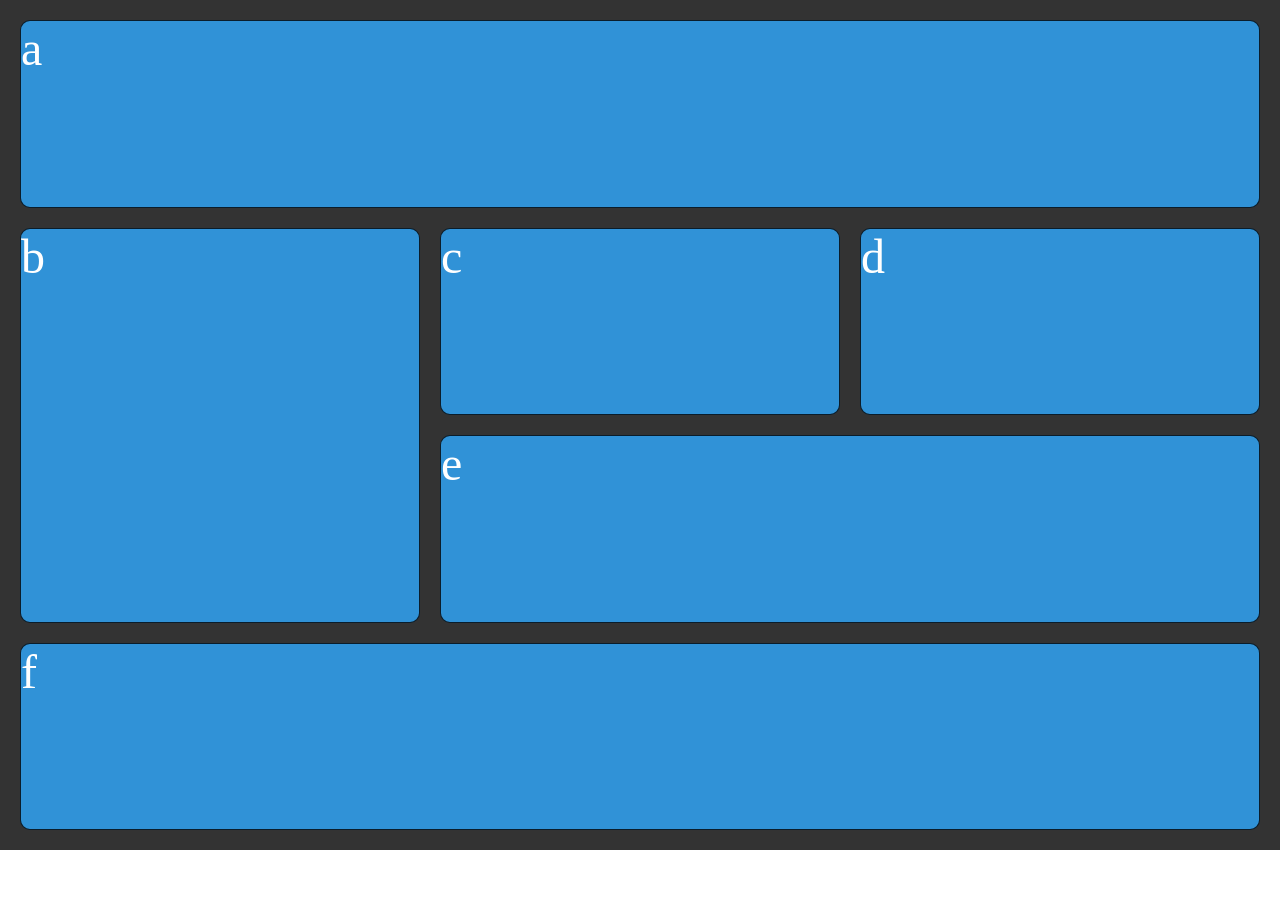
<file: START-CODE/EX-1/index.html>
<!DOCTYPE html>
<html lang="en">
<head>
    <meta charset="UTF-8">
    <meta name="viewport" content="width=device-width, initial-scale=1.0">
    <title>Grid</title>
    <link rel="stylesheet" href="style.css">
</head>
<body>
    <div class="wrapper">
        <div class="item a">a</div>
        <div class="item b">b</div>
        <div class="item c">c</div>  
        <div class="item d">d</div>
        <div class="item e">e</div>
        <div class="item f">f</div>  
      </div>
</body>
</html>
</file>
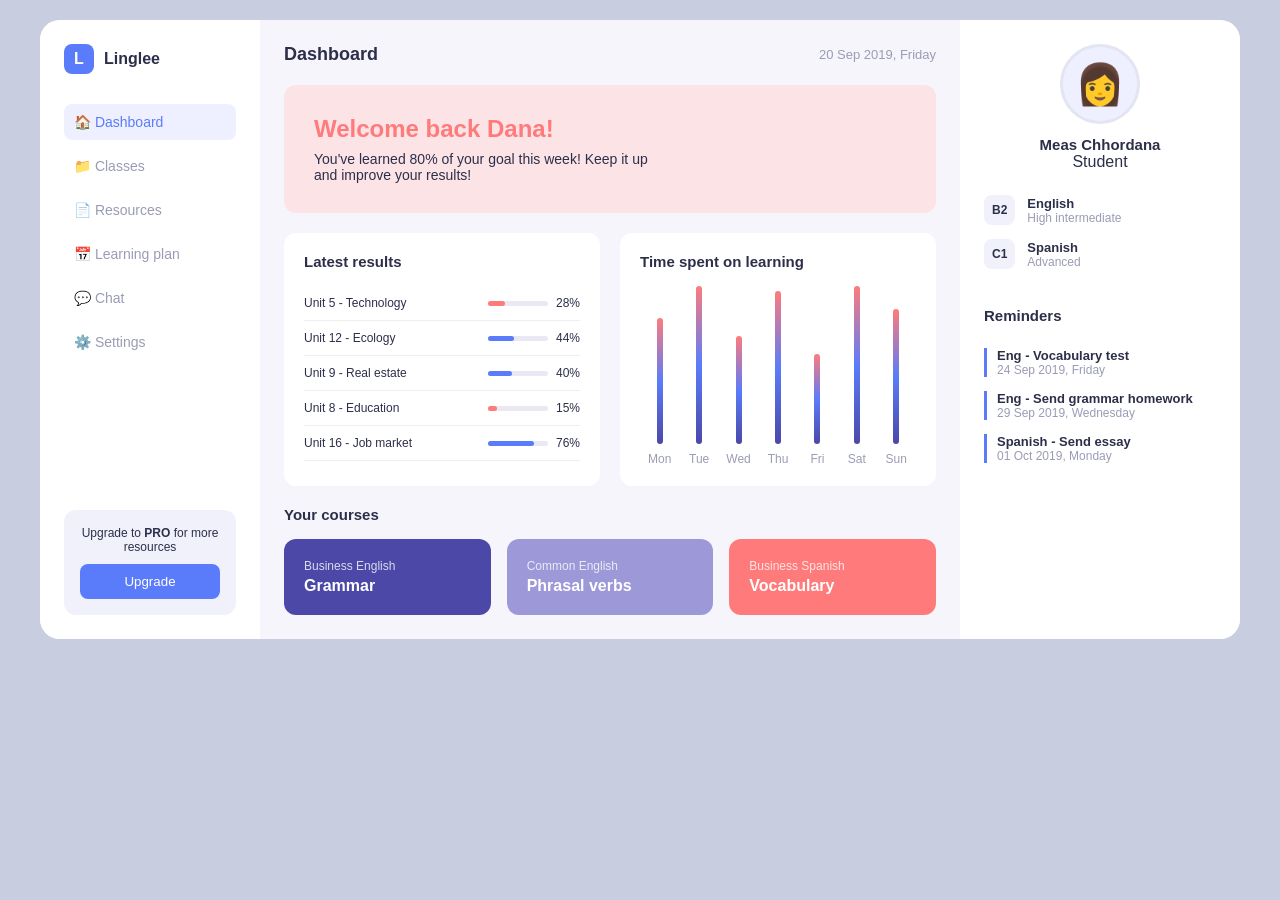
<file: START-CODE/EX-4/index.html>
<!DOCTYPE html>
<html lang="en">
<head>
  <meta charset="UTF-8">
  <meta name="viewport" content="width=device-width, initial-scale=1.0">
  <title>Linglee Dashboard</title>
  <link rel="stylesheet" href="style.css">
</head>
<body>

  <div class="dashboard">

    <!--  LEFT: SIDEBAR  -->
    <aside class="sidebar">
      <div class="logo">
        <span class="logo-icon">L</span>
        <span class="logo-text">Linglee</span>
      </div>

      <nav class="menu">
        <a href="#" class="active">🏠 Dashboard</a>
        <a href="#">📁 Classes</a>
        <a href="#">📄 Resources</a>
        <a href="#">📅 Learning plan</a>
        <a href="#">💬 Chat</a>
        <a href="#">⚙️ Settings</a>
      </nav>

      <div class="upgrade">
        <p>Upgrade to <strong>PRO</strong> for more resources</p>
        <button>Upgrade</button>
      </div>
    </aside>

    <!--  MIDDLE: MAIN CONTENT -->
    <main class="main">

      <header class="topbar">
        <h1>Dashboard</h1>
        <span class="date">20 Sep 2019, Friday</span>
      </header>

      <!-- Pink welcome banner -->
      <section class="welcome">
        <h2>Welcome back Dana!</h2>
        <p>You've learned 80% of your goal this week! Keep it up and improve your results!</p>
      </section>

      <!-- Two cards side by side: results + chart -->
      <section class="cards-row">

        <div class="card">
          <h3>Latest results</h3>

          <div class="result">
            <span>Unit 5 - Technology</span>
            <div class="bar"><div class="fill red" style="width: 28%"></div></div>
            <span>28%</span>
          </div>
          <div class="result">
            <span>Unit 12 - Ecology</span>
            <div class="bar"><div class="fill blue" style="width: 44%"></div></div>
            <span>44%</span>
          </div>
          <div class="result">
            <span>Unit 9 - Real estate</span>
            <div class="bar"><div class="fill blue" style="width: 40%"></div></div>
            <span>40%</span>
          </div>
          <div class="result">
            <span>Unit 8 - Education</span>
            <div class="bar"><div class="fill red" style="width: 15%"></div></div>
            <span>15%</span>
          </div>
          <div class="result">
            <span>Unit 16 - Job market</span>
            <div class="bar"><div class="fill blue" style="width: 76%"></div></div>
            <span>76%</span>
          </div>
        </div>

        <div class="card">
          <h3>Time spent on learning</h3>

          <!-- Simple bar chart made with divs. Each .day is one column. -->
          <div class="chart">
            <div class="day"><div class="column" style="height: 70%"></div><small>Mon</small></div>
            <div class="day"><div class="column" style="height: 90%"></div><small>Tue</small></div>
            <div class="day"><div class="column" style="height: 60%"></div><small>Wed</small></div>
            <div class="day"><div class="column" style="height: 85%"></div><small>Thu</small></div>
            <div class="day"><div class="column" style="height: 50%"></div><small>Fri</small></div>
            <div class="day"><div class="column" style="height: 95%"></div><small>Sat</small></div>
            <div class="day"><div class="column" style="height: 75%"></div><small>Sun</small></div>
          </div>
        </div>

      </section>
      <!-- Three colored course cards -->
      <section>
        <h3 class="section-title">Your courses</h3>
        <div class="courses">
          <div class="course purple">
            <small>Business English</small>
            <strong>Grammar</strong>
          </div>
          <div class="course lilac">
            <small>Common English</small>
            <strong>Phrasal verbs</strong>
          </div>
          <div class="course coral">
            <small>Business Spanish</small>
            <strong>Vocabulary</strong>
          </div>
        </div>
      </section>

    </main>

    <!-- ========== RIGHT: PROFILE ========== -->
    <aside class="profile">

      <div class="user">
        <div class="avatar">👩</div>
        <h3>Meas Chhordana</h3>
        <p>Student</p>
      </div>

      <div class="languages">
        <div class="language">
          <span class="level">B2</span>
          <div>
            <strong>English</strong>
            <small>High intermediate</small>
          </div>
        </div>
        <div class="language">
          <span class="level">C1</span>
          <div>
            <strong>Spanish</strong>
            <small>Advanced</small>
          </div>
        </div>
      </div>

      <h3>Reminders</h3>
      <ul class="reminders">
        <li><strong>Eng - Vocabulary test</strong><small>24 Sep 2019, Friday</small></li>
        <li><strong>Eng - Send grammar homework</strong><small>29 Sep 2019, Wednesday</small></li>
        <li><strong>Spanish - Send essay</strong><small>01 Oct 2019, Monday</small></li>
      </ul>

    </aside>

  </div>

</body>
</html>
</file>
<file: START-CODE/EX-1/style.css>
/* Styling only */
body {
  margin: 0;
}

.wrapper {
  background-color: #333333;
  color: #444;
  padding: 20px;
  height: 90vh;
  display: grid;
  grid-template-columns: repeat(3, 1fr);
  grid-template-rows: repeat(4, 1fr);
  gap: 20px;
}


.item {
  background-color: #3092d7;
  color: #fff;
  border-radius: 10px;
  border: 1px solid rgba(0, 0, 0, 0.8);
  font-size: 3em;
}

/* Layouting only  (your work)*/

.a{
  grid-column: 1 / 4;
  grid-row: 1  ;
}

.b{
  grid-column: 1 / 2;
  grid-row: 2 / 4  ;
}

.c{
  grid-column: 2;
  grid-row: 2  ;
}

.d{
  grid-column: 3;
  grid-row: 2 ;
}

.e{
  grid-column: 2 /4;
  grid-row: 3 ;
}
 
.f{
  grid-column: 1/4;
  grid-row: 4  ;
}
</file>
<file: START-CODE/EX-4/style.css>
* {
  margin: 0;
  padding: 0;
  box-sizing: border-box;
}


:root {
  --blue: #5b7cfa;
  --red: #ff7b7b;
  --purple: #4b48a8;
  --lilac: #9d98d8;
  --pink: #fbe3e6;
  --text: #2d2f4a;
  --muted: #9a9cb5;
}

body {
  font-family: Arial, sans-serif;
  background: #c9cde0;
  color: var(--text);
  padding: 20px;
}

small {
  color: var(--muted);
  font-size: 12px;
}


/*  2. MAIN LAYOUT   */

.dashboard {
  max-width: 1200px;
  margin: 0 auto;
  background: #f5f5fb;
  border-radius: 20px;
  overflow: hidden;

  display: grid;
  grid-template-columns: 220px 1fr 280px;
}


/*  3. SIDEBAR  */

.sidebar {
  background: white;
  padding: 24px;
  display: flex;
  flex-direction: column;   
  gap: 30px;
}

.logo {
  display: flex;
  align-items: center;
  gap: 10px;
  font-weight: bold;
}

.logo-icon {
  background: var(--blue);
  color: white;
  width: 30px;
  height: 30px;
  border-radius: 8px;
  display: flex;
  align-items: center;
  justify-content: center;
}

.menu {
  display: flex;
  flex-direction: column;
  gap: 8px;
  flex: 1;   
}

.menu a {
  text-decoration: none;
  color: var(--muted);
  padding: 10px;
  border-radius: 8px;
  font-size: 14px;
}

.menu a:hover,
.menu a.active {
  background: #eef0ff;
  color: var(--blue);
}

.upgrade {
  background: #f0f1fa;
  border-radius: 12px;
  padding: 16px;
  text-align: center;
  font-size: 12px;
}

.upgrade button {
  margin-top: 10px;
  width: 100%;
  padding: 10px;
  border: none;
  border-radius: 8px;
  background: var(--blue);
  color: white;
  cursor: pointer;
}


/*  4. MAIN CONTENT  */

.main {
  padding: 24px;
  display: flex;
  flex-direction: column;
  gap: 20px;
}

.topbar {
  display: flex;
  justify-content: space-between;   
  align-items: center;
}

.topbar h1 {
  font-size: 18px;
}

.date {
  font-size: 13px;
  color: var(--muted);
}

.welcome {
  background: var(--pink);
  border-radius: 12px;
  padding: 30px;
}

.welcome h2 {
  color: var(--red);
  margin-bottom: 8px;
}

.welcome p {
  font-size: 14px;
  max-width: 350px;
}


.cards-row {
  display: grid;
  grid-template-columns: 1fr 1fr;
  gap: 20px;
}

.card {
  background: white;
  border-radius: 12px;
  padding: 20px;
}

.card h3,
.section-title {
  font-size: 15px;
  margin-bottom: 16px;
}



.result {
  display: flex;
  align-items: center;
  gap: 8px;
  font-size: 12px;
  padding: 10px 0;
  border-bottom: 1px solid #eee;
}

.result span:first-child {
  flex: 1;   
}

.bar {
  width: 60px;
  height: 5px;
  background: #e8e9f3;
  border-radius: 5px;
}

.fill {
  height: 100%;
  border-radius: 5px;
}

.fill.blue { background: var(--blue); }
.fill.red  { background: var(--red); }


/*  6. CHART  */

.chart {
  display: flex;
  justify-content: space-between;
  align-items: flex-end;   /* columns grow from the bottom */
  height: 180px;
}

.day {
  display: flex;
  flex-direction: column;
  align-items: center;
  justify-content: flex-end;
  height: 100%;
  width: 100%;
}

.column {
  width: 6px;
  border-radius: 5px;
  background: linear-gradient(var(--red), var(--blue), var(--purple));
}

.day small {
  margin-top: 8px;
}


/*  7. COURSES  */

.courses {
  display: grid;
  grid-template-columns: repeat(auto-fit, minmax(150px, 1fr));
  gap: 16px;
}

.course {
  color: white;
  padding: 20px;
  border-radius: 12px;
  display: flex;
  flex-direction: column;
  gap: 4px;
}

.course small {
  color: rgba(255, 255, 255, 0.8);
}

.purple { background: var(--purple); }
.lilac  { background: var(--lilac); }
.coral  { background: var(--red); }


/*  8. PROFILE (right column)  */

.profile {
  background: white;
  padding: 24px;
  display: flex;
  flex-direction: column;
  gap: 24px;
}

.user {
  text-align: center;
}

.avatar {
  width: 80px;
  height: 80px;
  margin: 0 auto 12px;
  border-radius: 50%;     
  background: #eef0ff;
  border: 3px solid #e3e5f2;
  font-size: 40px;
  display: flex;
  align-items: center;
  justify-content: center;
}

.language {
  display: flex;
  align-items: center;
  gap: 12px;
  margin-bottom: 14px;
  font-size: 13px;
}

.language div {
  display: flex;
  flex-direction: column;
}

.level {
  background: #f0f1fa;
  padding: 8px;
  border-radius: 8px;
  font-size: 12px;
  font-weight: bold;
}

.profile h3 {
  font-size: 15px;
}

.reminders {
  list-style: none;
  display: flex;
  flex-direction: column;
  gap: 14px;
  font-size: 13px;
}

.reminders li {
  display: flex;
  flex-direction: column;
  padding-left: 10px;
  border-left: 3px solid var(--blue);
}


/* 9. RESPONSIVE (MEDIA QUERIES)  */


@media (max-width: 1000px) {
  .dashboard {
    grid-template-columns: 200px 1fr;   
  }

  .profile {
    grid-column: 1 / -1;   
  }
}


@media (max-width: 700px) {
  body {
    padding: 10px;
  }

  .dashboard {
    grid-template-columns: 1fr;
  }

  .sidebar {
    flex-direction: row;
    flex-wrap: wrap;
    align-items: center;
    gap: 12px;
  }

  .menu {
    flex-direction: row;
    flex-wrap: wrap;
    flex-basis: 100%;
    order: 3;
  }

  .upgrade {
    display: none;   
  }

  .cards-row {
    grid-template-columns: 1fr;   
  }
}
</file>
